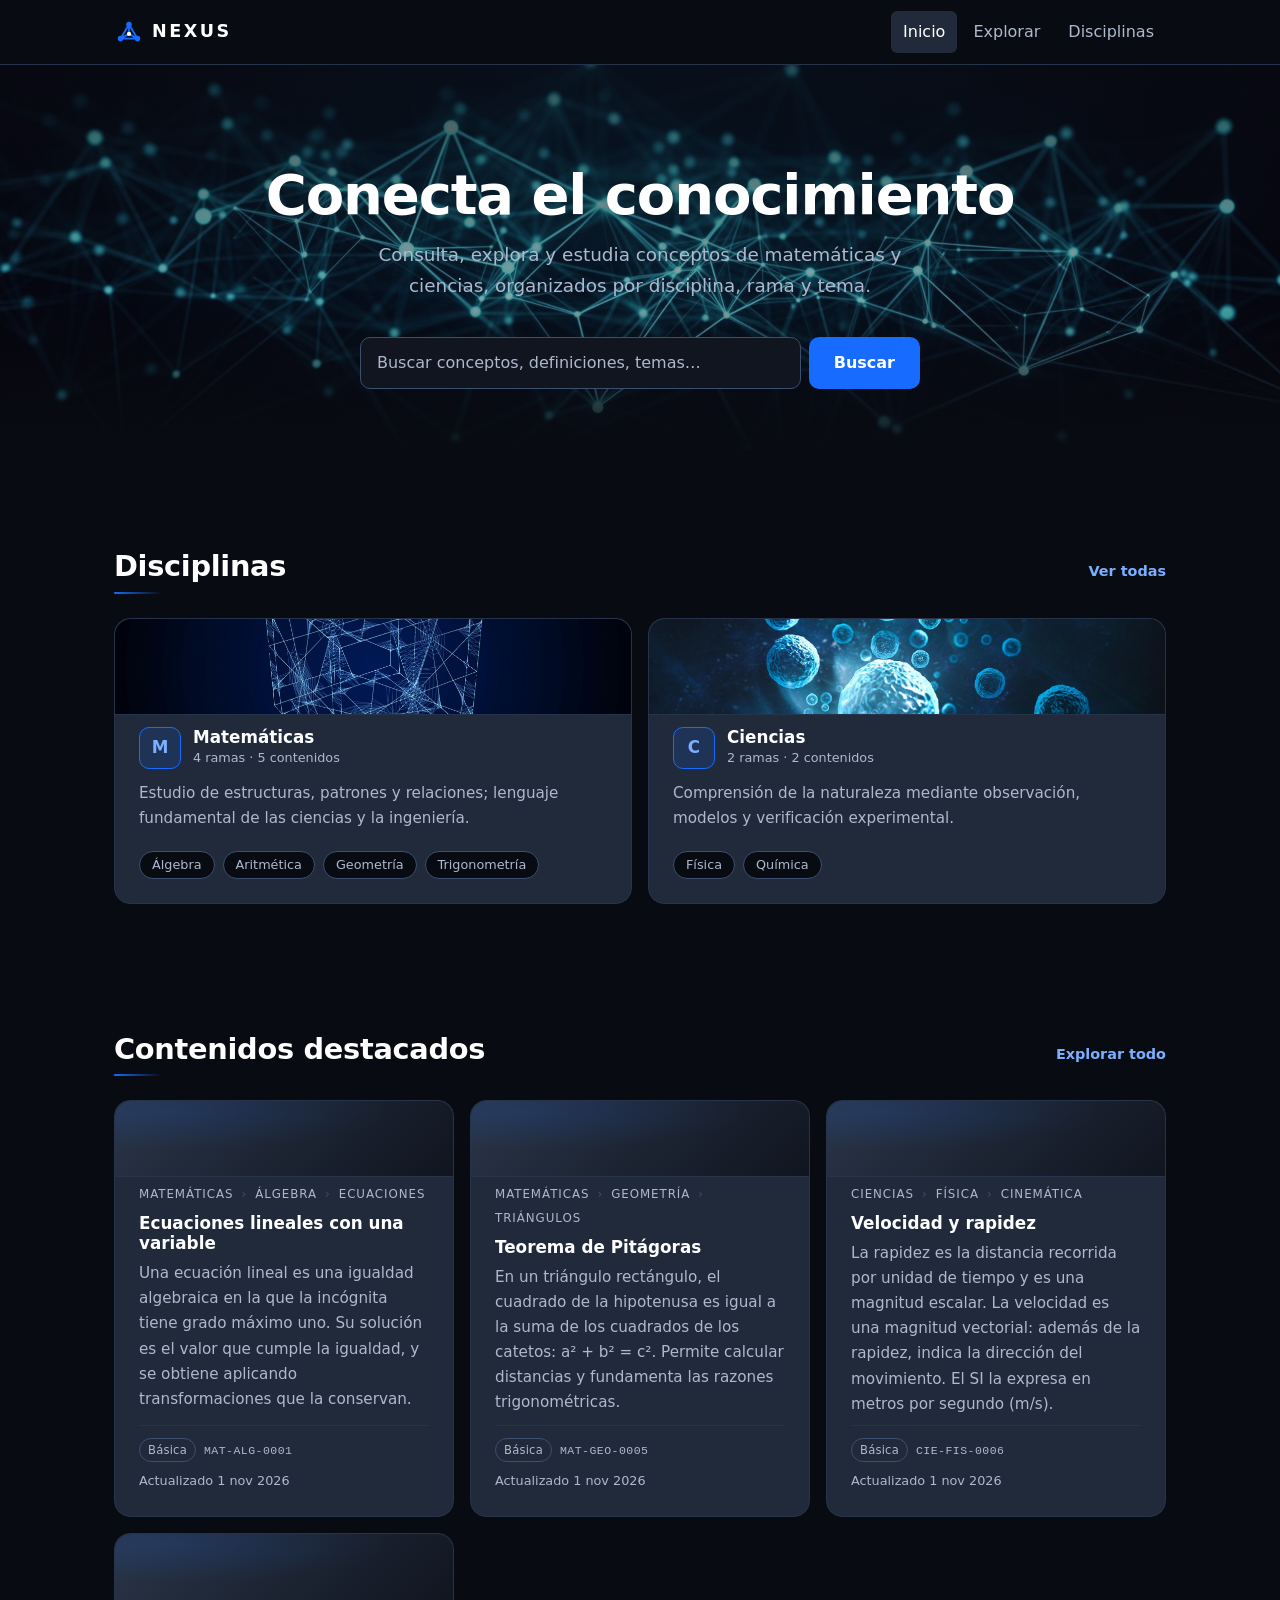
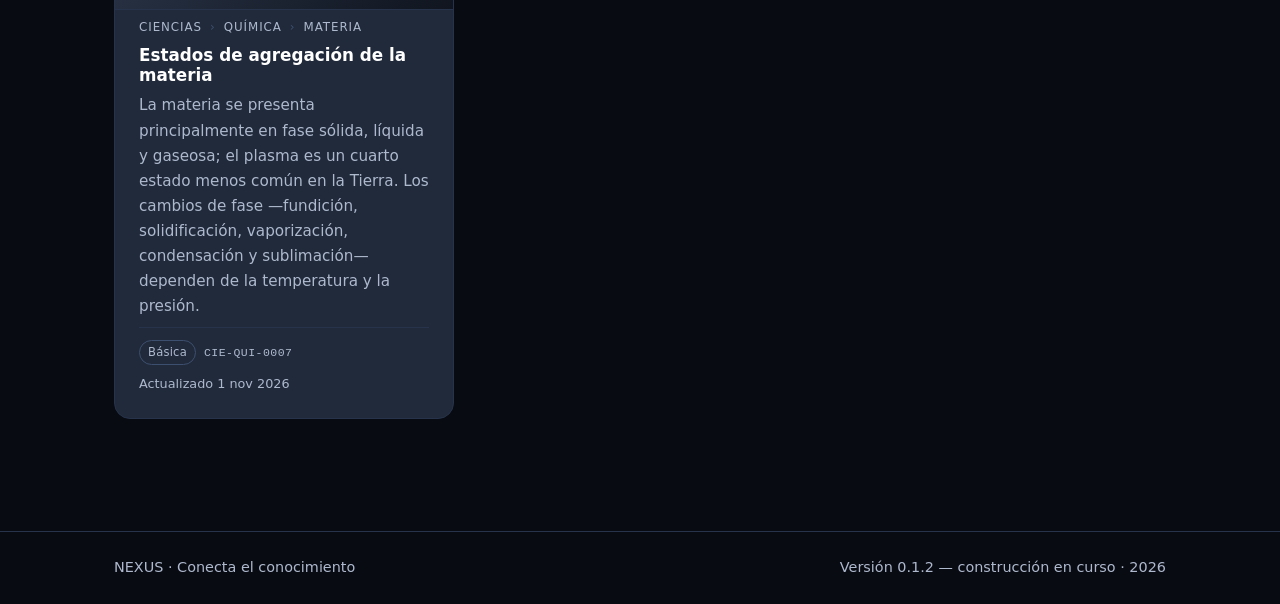
<file: index.html>
<!DOCTYPE html>
<html lang="es">
<head>
  <meta charset="UTF-8">
  <meta name="viewport" content="width=device-width, initial-scale=1">
  <title>NEXUS — Ecosistema de Conocimiento</title>
  <meta name="description" content="Plataforma para consultar, explorar y estudiar conocimiento de matemáticas y ciencias: conceptos, fundamentos y contenidos organizados.">
  <link rel="icon" type="image/svg+xml" href="assets/favicon.svg">
  <link rel="stylesheet" href="css/tokens.css?v=0.1.2">
  <link rel="stylesheet" href="css/base.css?v=0.1.2">
  <link rel="stylesheet" href="css/layout.css?v=0.1.2">
  <link rel="stylesheet" href="css/components.css?v=0.1.2">
</head>
<body data-page="inicio">
  <a class="salto" href="#contenido">Saltar al contenido</a>

  <header class="cabecera">
    <div class="cabecera-inner contenedor">
      <a class="marca" href="index.html">
        <svg class="logo-marca" viewBox="0 0 64 64" aria-hidden="true">
          <g stroke="#176BFF" stroke-width="4" stroke-linecap="round" fill="none">
            <path d="M32 16 L14 46 M32 16 L50 46 M14 46 L50 46 M32 36 L32 16 M32 36 L14 46 M32 36 L50 46"/>
          </g>
          <circle cx="32" cy="16" r="6" fill="#176BFF"/>
          <circle cx="14" cy="46" r="6" fill="#176BFF"/>
          <circle cx="50" cy="46" r="6" fill="#176BFF"/>
          <circle cx="32" cy="36" r="4.5" fill="#FFFFFF"/>
        </svg>
        <span>NEXUS</span>
      </a>
      <nav class="navegacion" id="menu-principal" aria-label="Navegación principal">
        <ul>
          <li><a href="index.html" aria-current="page">Inicio</a></li>
          <li><a href="pages/explorar.html">Explorar</a></li>
          <li><a href="pages/disciplinas.html">Disciplinas</a></li>
        </ul>
      </nav>
      <button class="boton-menu" id="boton-menu" type="button" aria-expanded="false" aria-controls="menu-principal" aria-label="Abrir menú" hidden>
        <svg viewBox="0 0 24 24" fill="none" stroke="currentColor" stroke-width="2" stroke-linecap="round" aria-hidden="true">
          <path d="M4 7h16M4 12h16M4 17h16"/>
        </svg>
      </button>
    </div>
  </header>

  <main id="contenido">
    <noscript>
      <div class="contenedor">
        <p class="sin-resultados">Esta versión de NEXUS necesita JavaScript para cargar su catálogo de contenidos.</p>
      </div>
    </noscript>

    <section class="hero">
      <div class="contenedor">
        <h1>Conecta el conocimiento</h1>
        <p class="hero-subtitulo">
          Consulta, explora y estudia conceptos de matemáticas y ciencias,
          organizados por disciplina, rama y tema.
        </p>
        <form class="buscador buscador--hero" role="search" aria-label="Buscar contenidos">
          <input
            type="search"
            name="q"
            placeholder="Buscar conceptos, definiciones, temas…"
            aria-label="Buscar contenidos"
            autocomplete="off"
          >
          <button class="boton boton--primario" type="submit">Buscar</button>
        </form>
      </div>
    </section>

    <section class="seccion" id="disciplinas" aria-labelledby="titulo-disciplinas">
      <div class="contenedor">
        <div class="seccion-cabecera">
          <h2 id="titulo-disciplinas">Disciplinas</h2>
          <a class="seccion-enlace" href="pages/disciplinas.html">Ver todas</a>
        </div>
        <div class="rejilla rejilla--disciplinas" id="rejilla-disciplinas"></div>
      </div>
    </section>

    <section class="seccion" id="destacados" aria-labelledby="titulo-destacados">
      <div class="contenedor">
        <div class="seccion-cabecera">
          <h2 id="titulo-destacados">Contenidos destacados</h2>
          <a class="seccion-enlace" href="pages/explorar.html">Explorar todo</a>
        </div>
        <div class="rejilla rejilla--contenido" id="rejilla-destacados"></div>
      </div>
    </section>
  </main>

  <footer class="pie">
    <div class="pie-inner contenedor">
      <span>NEXUS · Conecta el conocimiento</span>
      <span>Versión 0.1.2 — construcción en curso · 2026</span>
    </div>
  </footer>

  <script type="module" src="js/main.js?v=0.1.2"></script>
</body>
</html>
</file>
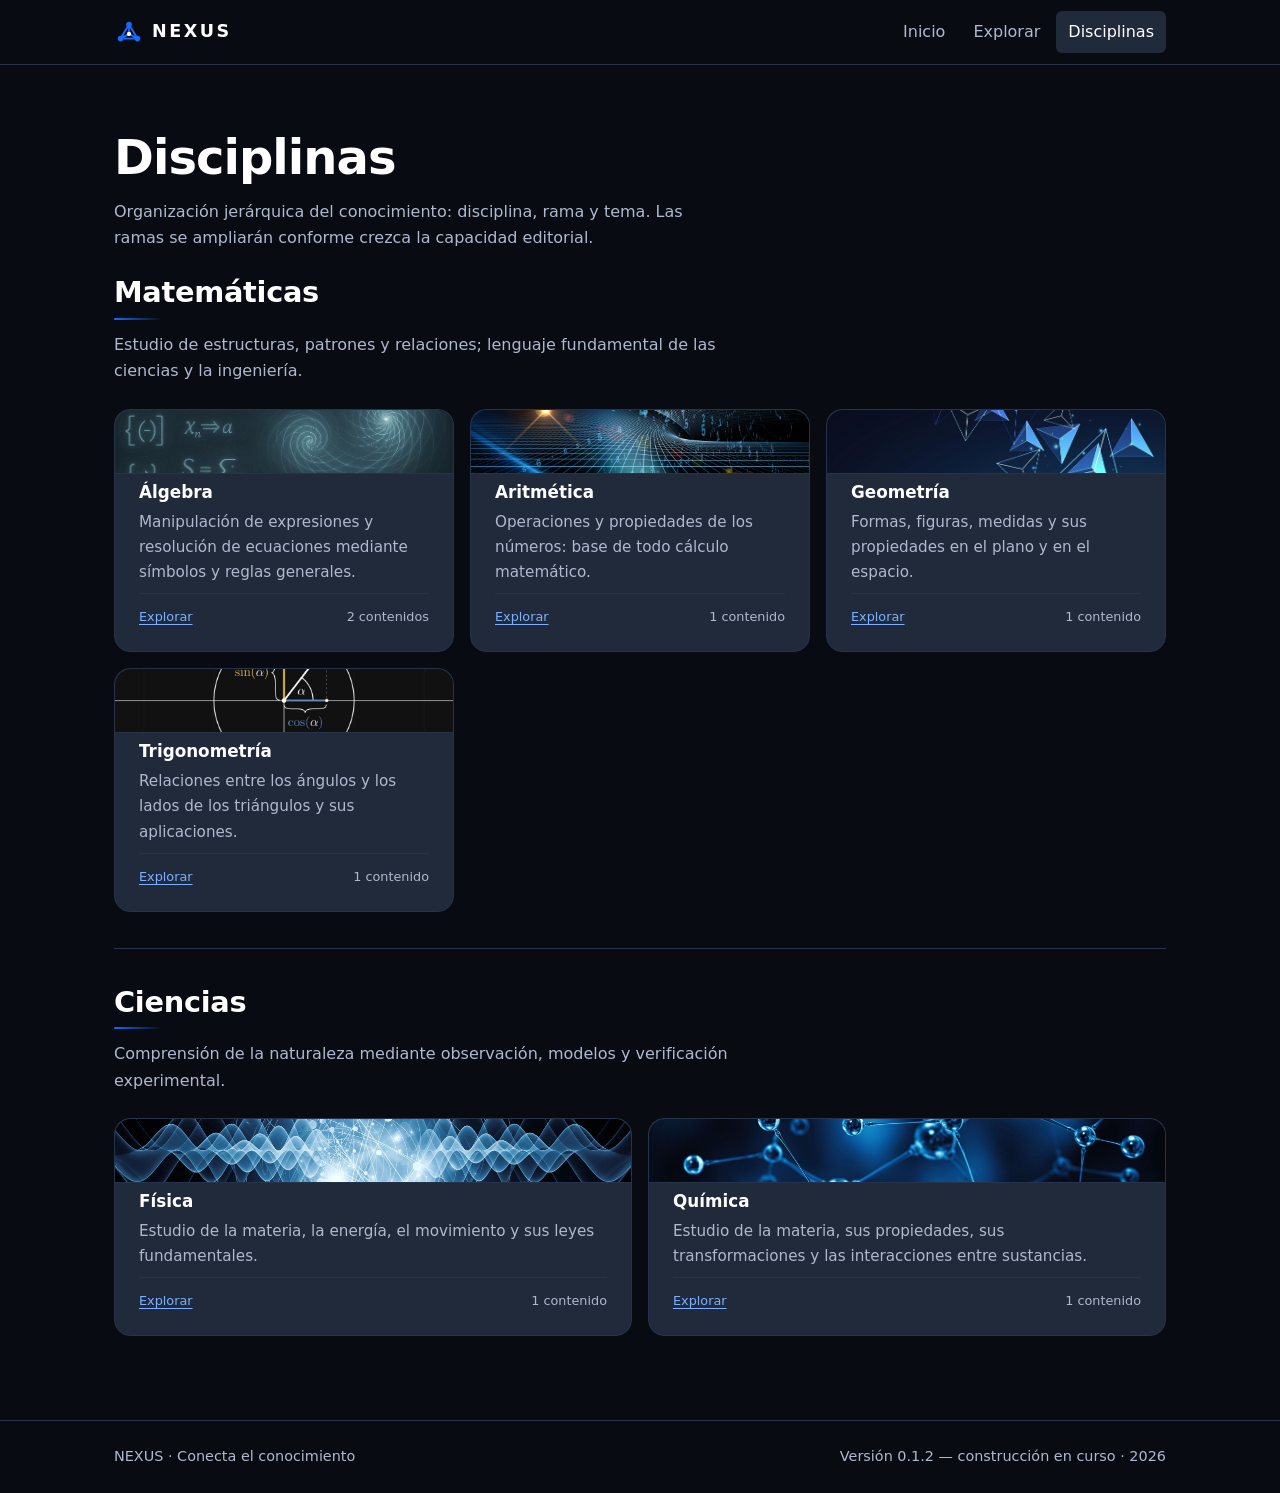
<file: pages/disciplinas.html>
<!DOCTYPE html>
<html lang="es">
<head>
  <meta charset="UTF-8">
  <meta name="viewport" content="width=device-width, initial-scale=1">
  <title>Disciplinas — NEXUS</title>
  <meta name="description" content="Disciplinas y ramas del ecosistema NEXUS: matemáticas y ciencias, organizadas por rama y tema.">
  <link rel="icon" type="image/svg+xml" href="../assets/favicon.svg">
  <link rel="stylesheet" href="../css/tokens.css?v=0.1.2">
  <link rel="stylesheet" href="../css/base.css?v=0.1.2">
  <link rel="stylesheet" href="../css/layout.css?v=0.1.2">
  <link rel="stylesheet" href="../css/components.css?v=0.1.2">
</head>
<body data-page="disciplinas">
  <a class="salto" href="#contenido">Saltar al contenido</a>

  <header class="cabecera">
    <div class="cabecera-inner contenedor">
      <a class="marca" href="../index.html">
        <svg class="logo-marca" viewBox="0 0 64 64" aria-hidden="true">
          <g stroke="#176BFF" stroke-width="4" stroke-linecap="round" fill="none">
            <path d="M32 16 L14 46 M32 16 L50 46 M14 46 L50 46 M32 36 L32 16 M32 36 L14 46 M32 36 L50 46"/>
          </g>
          <circle cx="32" cy="16" r="6" fill="#176BFF"/>
          <circle cx="14" cy="46" r="6" fill="#176BFF"/>
          <circle cx="50" cy="46" r="6" fill="#176BFF"/>
          <circle cx="32" cy="36" r="4.5" fill="#FFFFFF"/>
        </svg>
        <span>NEXUS</span>
      </a>
      <nav class="navegacion" id="menu-principal" aria-label="Navegación principal">
        <ul>
          <li><a href="../index.html">Inicio</a></li>
          <li><a href="explorar.html">Explorar</a></li>
          <li><a href="disciplinas.html" aria-current="page">Disciplinas</a></li>
        </ul>
      </nav>
      <button class="boton-menu" id="boton-menu" type="button" aria-expanded="false" aria-controls="menu-principal" aria-label="Abrir menú" hidden>
        <svg viewBox="0 0 24 24" fill="none" stroke="currentColor" stroke-width="2" stroke-linecap="round" aria-hidden="true">
          <path d="M4 7h16M4 12h16M4 17h16"/>
        </svg>
      </button>
    </div>
  </header>

  <main id="contenido">
    <noscript>
      <div class="contenedor">
        <p class="sin-resultados">Esta versión de NEXUS necesita JavaScript para cargar su catálogo de contenidos.</p>
      </div>
    </noscript>

    <div class="encabezado-pagina contenedor">
      <h1>Disciplinas</h1>
      <p>
        Organización jerárquica del conocimiento: disciplina, rama y tema.
        Las ramas se ampliarán conforme crezca la capacidad editorial.
      </p>
    </div>

    <div class="contenedor" id="lista-disciplinas"></div>
  </main>

  <footer class="pie">
    <div class="pie-inner contenedor">
      <span>NEXUS · Conecta el conocimiento</span>
      <span>Versión 0.1.2 — construcción en curso · 2026</span>
    </div>
  </footer>

  <script type="module" src="../js/main.js?v=0.1.2"></script>
</body>
</html>
</file>
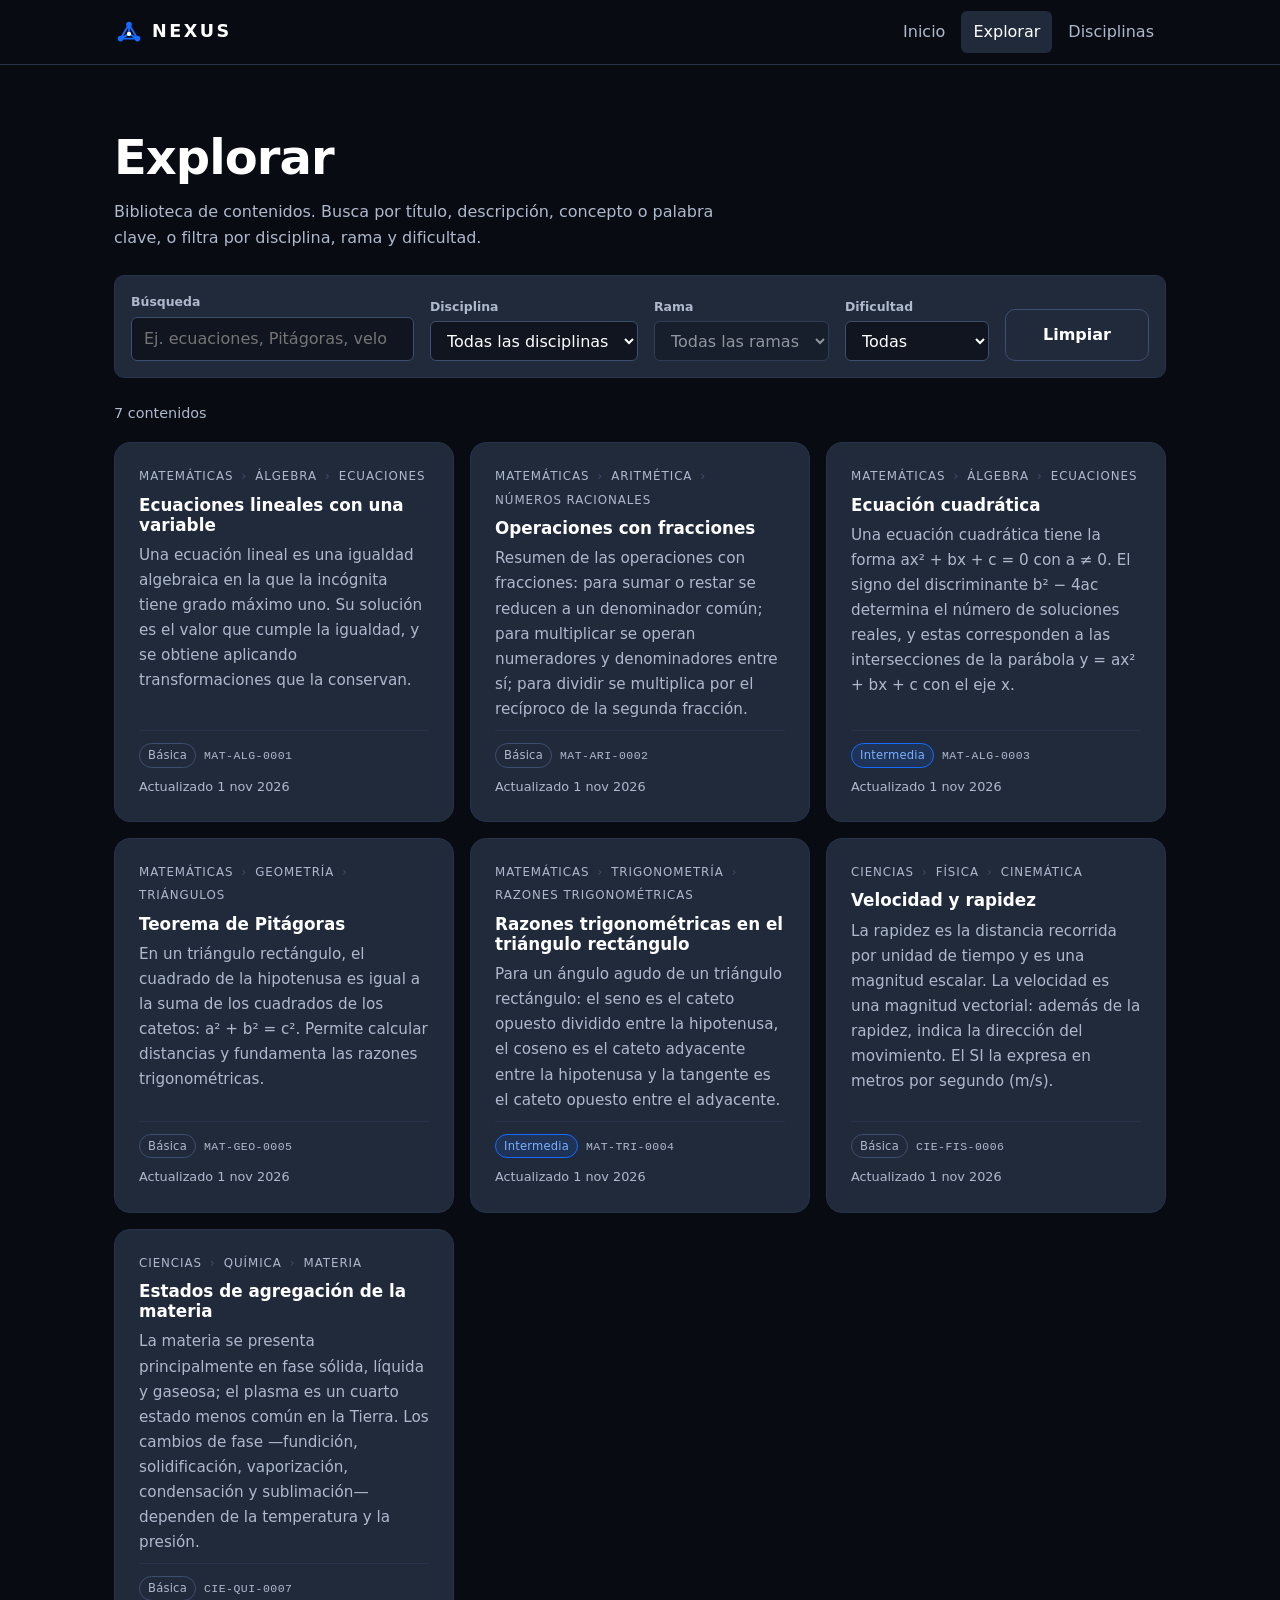
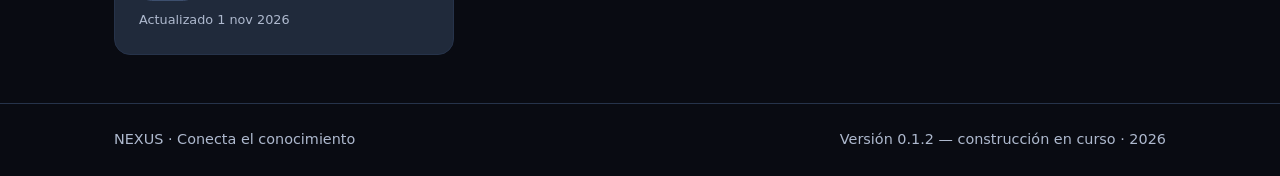
<file: pages/explorar.html>
<!DOCTYPE html>
<html lang="es">
<head>
  <meta charset="UTF-8">
  <meta name="viewport" content="width=device-width, initial-scale=1">
  <title>Explorar — NEXUS</title>
  <meta name="description" content="Biblioteca de contenidos de NEXUS: busca y filtra conceptos de matemáticas y ciencias por disciplina, rama y dificultad.">
  <link rel="icon" type="image/svg+xml" href="../assets/favicon.svg">
  <link rel="stylesheet" href="../css/tokens.css?v=0.1.2">
  <link rel="stylesheet" href="../css/base.css?v=0.1.2">
  <link rel="stylesheet" href="../css/layout.css?v=0.1.2">
  <link rel="stylesheet" href="../css/components.css?v=0.1.2">
</head>
<body data-page="explorar">
  <a class="salto" href="#contenido">Saltar al contenido</a>

  <header class="cabecera">
    <div class="cabecera-inner contenedor">
      <a class="marca" href="../index.html">
        <svg class="logo-marca" viewBox="0 0 64 64" aria-hidden="true">
          <g stroke="#176BFF" stroke-width="4" stroke-linecap="round" fill="none">
            <path d="M32 16 L14 46 M32 16 L50 46 M14 46 L50 46 M32 36 L32 16 M32 36 L14 46 M32 36 L50 46"/>
          </g>
          <circle cx="32" cy="16" r="6" fill="#176BFF"/>
          <circle cx="14" cy="46" r="6" fill="#176BFF"/>
          <circle cx="50" cy="46" r="6" fill="#176BFF"/>
          <circle cx="32" cy="36" r="4.5" fill="#FFFFFF"/>
        </svg>
        <span>NEXUS</span>
      </a>
      <nav class="navegacion" id="menu-principal" aria-label="Navegación principal">
        <ul>
          <li><a href="../index.html">Inicio</a></li>
          <li><a href="explorar.html" aria-current="page">Explorar</a></li>
          <li><a href="disciplinas.html">Disciplinas</a></li>
        </ul>
      </nav>
      <button class="boton-menu" id="boton-menu" type="button" aria-expanded="false" aria-controls="menu-principal" aria-label="Abrir menú" hidden>
        <svg viewBox="0 0 24 24" fill="none" stroke="currentColor" stroke-width="2" stroke-linecap="round" aria-hidden="true">
          <path d="M4 7h16M4 12h16M4 17h16"/>
        </svg>
      </button>
    </div>
  </header>

  <main id="contenido">
    <noscript>
      <div class="contenedor">
        <p class="sin-resultados">Esta versión de NEXUS necesita JavaScript para cargar su catálogo de contenidos.</p>
      </div>
    </noscript>

    <div class="encabezado-pagina contenedor">
      <h1>Explorar</h1>
      <p>
        Biblioteca de contenidos. Busca por título, descripción, concepto o
        palabra clave, o filtra por disciplina, rama y dificultad.
      </p>
    </div>

    <div class="contenedor">
      <form class="filtros" id="filtros" aria-label="Filtros de la biblioteca">
        <div class="campo campo--busqueda">
          <label for="busqueda">Búsqueda</label>
          <input type="search" id="busqueda" name="q" placeholder="Ej. ecuaciones, Pitágoras, velocidad…" autocomplete="off">
        </div>
        <div class="campo">
          <label for="filtro-disciplina">Disciplina</label>
          <select id="filtro-disciplina" name="disciplina"></select>
        </div>
        <div class="campo">
          <label for="filtro-rama">Rama</label>
          <select id="filtro-rama" name="rama" disabled></select>
        </div>
        <div class="campo">
          <label for="filtro-dificultad">Dificultad</label>
          <select id="filtro-dificultad" name="dificultad"></select>
        </div>
        <div class="campo campo--accion">
          <button class="boton boton--secundario" id="limpiar-filtros" type="button">Limpiar</button>
        </div>
      </form>

      <p class="resultado-meta" id="resultado-meta" aria-live="polite"></p>
      <div class="rejilla rejilla--contenido" id="resultados"></div>

      <div class="sin-resultados" id="estado-vacio" hidden>
        <h2>No hay contenidos que coincidan</h2>
        <p>Prueba con otra palabra o revisa los filtros activos. El catálogo crecerá con cada fase editorial.</p>
        <button class="boton boton--secundario" id="restablecer-estado" type="button">Restablecer filtros</button>
      </div>
    </div>
  </main>

  <footer class="pie">
    <div class="pie-inner contenedor">
      <span>NEXUS · Conecta el conocimiento</span>
      <span>Versión 0.1.2 — construcción en curso · 2026</span>
    </div>
  </footer>

  <script type="module" src="../js/main.js?v=0.1.2"></script>
</body>
</html>
</file>
<file: css/tokens.css>
/* ============================================================
   NEXUS · tokens.css
   Sistema de diseño: color, tipografía, espaciado, formas, movimiento.
   Paleta base del Documento Maestro (§11): #090B12, #176BFF, #FFFFFF, #202A3B.
   Nota: familia tipográfica definitiva pendiente (§30); pila del sistema
   como solución provisional.
   ============================================================ */

:root {
  color-scheme: dark;

  /* Color — tema oscuro por defecto */
  --fondo: #090B12;
  --fondo-elevado: #10151F;
  --superficie: #202A3B;
  --superficie-2: #2A3548;
  --borde: #26334A;
  --borde-fuerte: #3D4F6E;
  --texto: #FFFFFF;
  --texto-2: #AEB9CE;
  --acento: #176BFF;
  --acento-fuerte: #3F8CFF;
  --acento-texto: #7AB0FF;
  --acento-suave: rgba(23, 107, 255, 0.14);
  --blanco-fijo: #FFFFFF;
  --sombra: 0 10px 30px rgba(0, 0, 0, 0.35);

  /* Tipografía (provisional) */
  --fuente-base: system-ui, -apple-system, "Segoe UI", Roboto, "Helvetica Neue", Arial, sans-serif;

  /* Espaciado */
  --esp-1: 0.25rem;
  --esp-2: 0.5rem;
  --esp-3: 0.75rem;
  --esp-4: 1rem;
  --esp-5: 1.5rem;
  --esp-6: 2.25rem;
  --esp-7: 3rem;
  --esp-8: 4.5rem;

  /* Formas */
  --radio-s: 6px;
  --radio-m: 10px;
  --radio-l: 16px;

  /* Movimiento */
  --duracion: 0.18s;

  /* ==========================================================
     ESPACIOS PARA IMÁGENES
     Estado (2026-11-01): portada y las 8 disciplinas/ramas están
     ACTIVAS con archivos .jpg incorporados por el propietario.
     Lo pendiente (miniaturas de contenidos) sigue en `none` y sus
     componentes pintan el gradiente de identidad (sin 404).
     Las rutas url(...) van RELATIVAS A ESTE ARCHIVO (`../assets/…`)
     y llevan `?v=` (misma convención de caché que el resto).
     ========================================================== */
  --hero-background: url("../assets/images/portada/portada.jpg?v=0.1.2");
  --mathematics-image: url("../assets/images/disciplinas/matematicas.jpg?v=0.1.2");
  --sciences-image: url("../assets/images/disciplinas/ciencias.jpg?v=0.1.2");
  --algebra-image: url("../assets/images/disciplinas/algebra.jpg?v=0.1.2");
  --arithmetic-image: url("../assets/images/disciplinas/aritmetica.jpg?v=0.1.2");
  --geometry-image: url("../assets/images/disciplinas/geometria.jpg?v=0.1.2");
  --trigonometry-image: url("../assets/images/disciplinas/trigonometria.jpg?v=0.1.2");
  --physics-image: url("../assets/images/disciplinas/fisica.jpg?v=0.1.2");
  --chemistry-image: url("../assets/images/disciplinas/quimica.jpg?v=0.1.2");

  /* Marco compartido por los espacios de imagen: resplandor
     eléctrico suave sobre gradiente de superficies de identidad. */
  --gradiente-marco:
    radial-gradient(120% 90% at 15% 15%, var(--acento-suave), transparent 55%),
    linear-gradient(135deg, var(--superficie-2) 0%, var(--fondo-elevado) 100%);
}
</file>
<file: css/base.css>
/* ============================================================
   NEXUS · base.css
   Reset y estilos base: tipografía, enlaces, foco, salto de contenido.
   ============================================================ */

*,
*::before,
*::after { box-sizing: border-box; }

html {
  scroll-behavior: smooth;
  -webkit-text-size-adjust: 100%;
}

body {
  margin: 0;
  font-family: var(--fuente-base);
  font-size: 1rem;
  line-height: 1.65;
  background: var(--fondo);
  color: var(--texto);
  min-height: 100dvh;
  display: flex;
  flex-direction: column;
}

main { flex: 1; }

h1, h2, h3 {
  line-height: 1.2;
  margin: 0 0 var(--esp-3);
  font-weight: 600;
}
h1 { font-size: clamp(2rem, 5.5vw, 3rem); letter-spacing: -0.02em; }
h2 { font-size: clamp(1.4rem, 3vw, 1.8rem); letter-spacing: -0.01em; }
h3 { font-size: 1.08rem; margin-bottom: var(--esp-2); }

p { margin: 0 0 var(--esp-4); }
p:last-child { margin-bottom: 0; }

a {
  color: var(--acento-texto);
  text-underline-offset: 3px;
}
a:hover { color: var(--acento-fuerte); }

button, input, select { font: inherit; color: inherit; }

:focus-visible {
  outline: 2px solid var(--acento);
  outline-offset: 2px;
  border-radius: 2px;
}

/* Enlace de salto al contenido (accesibilidad por teclado) */
.salto {
  position: absolute;
  left: -9999px;
  top: 0;
  z-index: 1000;
  background: var(--acento);
  color: var(--blanco-fijo);
  padding: var(--esp-3) var(--esp-4);
  border-radius: 0 0 var(--radio-s) var(--radio-s);
  text-decoration: none;
  font-weight: 600;
}
.salto:focus { left: 0; }

/* Movimiento reducido */
@media (prefers-reduced-motion: reduce) {
  html { scroll-behavior: auto; }
  *,
  *::before,
  *::after {
    animation-duration: 0.01ms !important;
    animation-delay: 0s !important;
    animation-iteration-count: 1 !important;
    transition-duration: 0.01ms !important;
  }
}
</file>
<file: css/layout.css>
/* ============================================================
   NEXUS · layout.css
   Estructura general: cabecera, navegación, contenedor, secciones, pie.
   ============================================================ */

.contenedor {
  width: 100%;
  max-width: 1100px;
  margin-inline: auto;
  padding-inline: clamp(1rem, 4vw, 1.5rem);
}

/* --- Cabecera --- */
.cabecera {
  position: sticky;
  top: 0;
  z-index: 50;
  background: var(--fondo);
  border-bottom: 1px solid var(--borde);
}
.cabecera-inner {
  display: flex;
  align-items: center;
  gap: var(--esp-4);
  min-height: 64px;
  flex-wrap: wrap;
}

.marca {
  display: inline-flex;
  align-items: center;
  gap: var(--esp-2);
  text-decoration: none;
  color: var(--texto);
  font-weight: 700;
  font-size: 1.1rem;
  letter-spacing: 0.14em;
}
.logo-marca { width: 30px; height: 30px; flex: none; }

.navegacion { margin-left: auto; }
.navegacion ul {
  list-style: none;
  display: flex;
  flex-wrap: wrap;
  gap: var(--esp-1);
  margin: 0;
  padding: 0;
}
.navegacion a {
  display: block;
  padding: var(--esp-2) var(--esp-3);
  border-radius: var(--radio-s);
  text-decoration: none;
  color: var(--texto-2);
  font-weight: 500;
  transition: color var(--duracion), background var(--duracion);
}
.navegacion a:hover,
.navegacion a[aria-current="page"] {
  color: var(--texto);
  background: var(--superficie);
}

/* --- Hero (página de inicio) ---
   Espacio de imagen de portada preparado: si el propietario define
   --hero-background (tokens.css), se pinta en ::before a pantalla
   completa; si no, solo queda el resplandor suave. ::after añade el
   velo de legibilidad que funde con el fondo de la página. */
.hero {
  position: relative;
  isolation: isolate;
  overflow: hidden;
  padding-block: clamp(3.5rem, 9vw, 6rem);
  text-align: center;
}
.hero::before {
  content: '';
  position: absolute;
  inset: 0;
  z-index: -1;
  background:
    var(--hero-background, none) center / cover no-repeat,
    radial-gradient(60% 80% at 50% 0%, var(--acento-suave), transparent 70%);
}
.hero::after {
  content: '';
  position: absolute;
  inset: 0;
  z-index: -1;
  background: linear-gradient(
    180deg,
    rgba(9, 11, 18, 0.72),
    rgba(9, 11, 18, 0.35) 55%,
    var(--fondo) 92%
  );
}
.hero h1 {
  font-size: clamp(2.2rem, 6vw, 3.5rem);
  margin-bottom: var(--esp-3);
}
.hero-subtitulo {
  max-width: 46ch;
  margin-inline: auto;
  color: var(--texto-2);
  font-size: clamp(1rem, 2.2vw, 1.15rem);
}

/* Entrada del hero (solo si se permiten animaciones). */
@media (prefers-reduced-motion: no-preference) {
  .hero > .contenedor {
    animation: aparecer-entrada 0.5s ease-out both;
  }
}

/* --- Encabezado de páginas interiores --- */
.encabezado-pagina {
  padding-block: clamp(2.5rem, 7vw, 4rem) var(--esp-5);
}
.encabezado-pagina p {
  color: var(--texto-2);
  max-width: 60ch;
  margin-bottom: 0;
}

/* --- Secciones --- */
.seccion {
  padding-block: clamp(2.5rem, 6vw, 4rem);
  scroll-margin-top: 5rem;
}
.seccion-cabecera {
  display: flex;
  align-items: baseline;
  justify-content: space-between;
  gap: var(--esp-4);
  margin-bottom: var(--esp-5);
  flex-wrap: wrap;
}
.seccion-cabecera h2 { margin-bottom: 0; }
/* Filete de acento bajo los títulos de sección y disciplina. */
.seccion-cabecera h2::after,
.disciplina-bloque h2::after {
  content: '';
  display: block;
  width: 48px;
  height: 2px;
  margin-top: var(--esp-2);
  border-radius: 999px;
  background: linear-gradient(90deg, var(--acento), transparent);
}
.seccion-enlace {
  font-size: 0.9rem;
  font-weight: 600;
  text-decoration: none;
}
.seccion-enlace:hover { text-decoration: underline; }

/* --- Rejillas --- */
.rejilla { display: grid; gap: var(--esp-4); }
.rejilla--disciplinas {
  grid-template-columns: repeat(auto-fit, minmax(min(100%, 300px), 1fr));
}
.rejilla--contenido {
  grid-template-columns: repeat(auto-fit, minmax(min(100%, 260px), 1fr));
}
.rejilla--ramas {
  grid-template-columns: repeat(auto-fit, minmax(min(100%, 260px), 1fr));
}

/* --- Pie de página --- */
.pie {
  border-top: 1px solid var(--borde);
  margin-top: var(--esp-7);
  padding-block: var(--esp-5);
  color: var(--texto-2);
  font-size: 0.9rem;
}
.pie-inner {
  display: flex;
  flex-wrap: wrap;
  gap: var(--esp-2) var(--esp-5);
  align-items: center;
  justify-content: space-between;
}
.pie .marca { font-size: 0.95rem; }
.pie .logo-marca { width: 22px; height: 22px; }

/* ============================================================
   Adaptación responsive (v0.1.0)
   Referencias: 320 / 360 / 390 / 430 / 768 / 1024 / 1366 / 1920 px.
   Escritorio (≥ 769 px) conserva el diseño horizontal original:
   logotipo a la izquierda y navegación en fila.
   Móvil (≤ 768 px): fila única (logotipo + hamburguesa); navegación
   en menú desplegable, solo con JavaScript disponible (mejora
   progresiva; sin JS todo queda visible y fluido).
   ============================================================ */

/* --- Botón de menú (oculto en escritorio y sin JS) --- */
.boton-menu {
  display: none;
  width: 44px;
  height: 44px;
  flex: none;
  align-items: center;
  justify-content: center;
  border: 1px solid var(--borde);
  border-radius: var(--radio-s);
  background: transparent;
  color: var(--texto-2);
  cursor: pointer;
}
.boton-menu svg { width: 20px; height: 20px; }
.boton-menu:hover {
  color: var(--texto);
  border-color: var(--borde-fuerte);
  background: var(--superficie);
}

/* --- Móvil / tableta (≤ 768 px): fila única + menú desplegable --- */
@media (max-width: 768px) {
  /* Fila principal: logotipo a la izquierda, hamburguesa a la derecha. */
  .cabecera-inner { min-height: 56px; gap: var(--esp-2); }
  .marca { font-size: 1rem; }
  .logo-marca { width: 26px; height: 26px; }

  /* La barra nunca se apila: una sola fila con o sin JavaScript. */
  .cabecera-inner { flex-wrap: nowrap; }

  /* Sin JS (o módulos bloqueados): cabecera utilizable — los enlaces
     se conservan en una franja deslizable junto al logotipo. */
  .navegacion { min-width: 0; }
  .navegacion ul {
    flex-wrap: nowrap;
    overflow-x: auto;
    scrollbar-width: none;
  }
  .navegacion ul::-webkit-scrollbar { display: none; }
  .navegacion a { white-space: nowrap; }

  .nav-con-js .boton-menu { display: inline-flex; margin-left: auto; }

  /* La navegación sale de la barra y vive en el panel desplegable. */
  .nav-con-js .navegacion { display: none; }
  .nav-con-js .navegacion--abierta {
    display: block;
    position: absolute;
    top: 100%;
    left: 0;
    right: 0;
    background: var(--fondo);
    border-bottom: 1px solid var(--borde);
    box-shadow: var(--sombra);
    padding: var(--esp-2) clamp(1rem, 4vw, 1.5rem) var(--esp-4);
  }
  .nav-con-js .navegacion ul { flex-direction: column; gap: var(--esp-1); }
  .nav-con-js .navegacion a {
    display: block;
    padding: var(--esp-3);
    min-height: 44px;
  }
  .nav-con-js .navegacion a[aria-current="page"] {
    color: var(--texto);
    background: var(--superficie);
  }

  /* Despliegue discreto (base.css anula animaciones con reduce motion). */
  .nav-con-js .navegacion--abierta {
    animation: despliegue-menu 0.14s ease-out;
  }

  /* Contenido y formularios: la adaptación móvil de componentes
     (padding de tarjeta, espacios de imagen, filtros) vive al final
     de components.css — se carga después y gana los empates. */
}

/* Transición del panel, solo si se permiten animaciones. */
@media (prefers-reduced-motion: no-preference) {
  @keyframes despliegue-menu {
    from { opacity: 0; transform: translateY(-6px); }
    to { opacity: 1; transform: none; }
  }
}
</file>
<file: css/components.css>
/* ============================================================
   NEXUS · components.css
   Componentes: buscador, botones, tarjetas, etiquetas, filtros, vacíos.
   ============================================================ */

/* --- Buscador --- */
.buscador { display: flex; gap: var(--esp-2); }
.buscador input {
  flex: 1;
  min-width: 0;
  padding: var(--esp-3) var(--esp-4);
  background: var(--fondo-elevado);
  border: 1px solid var(--borde-fuerte);
  border-radius: var(--radio-m);
  font-size: 1rem; /* evita zoom automático en iOS */
  color: var(--texto);
  transition: border-color var(--duracion), box-shadow var(--duracion);
}
.buscador input::placeholder { color: var(--texto-2); }
.buscador--hero {
  max-width: 560px;
  margin-inline: auto;
  margin-top: var(--esp-6);
}

/* --- Botones --- */
.boton {
  display: inline-flex;
  align-items: center;
  justify-content: center;
  gap: var(--esp-2);
  padding: var(--esp-3) var(--esp-5);
  border-radius: var(--radio-m);
  border: 1px solid transparent;
  cursor: pointer;
  font-weight: 600;
  text-decoration: none;
  transition: background var(--duracion), border-color var(--duracion),
    transform var(--duracion), box-shadow var(--duracion), opacity var(--duracion);
}
.boton--primario {
  background: var(--acento);
  color: var(--blanco-fijo);
}
.boton--primario:hover {
  background: var(--acento-fuerte);
  box-shadow: 0 0 18px rgba(23, 107, 255, 0.25);
}
.boton--secundario {
  background: transparent;
  color: var(--texto);
  border-color: var(--borde-fuerte);
}
.boton--secundario:hover {
  border-color: var(--acento);
  color: var(--acento-texto);
}
.boton--texto {
  background: none;
  border: none;
  color: var(--acento-texto);
  cursor: pointer;
  padding: var(--esp-2) 0;
  font-weight: 600;
}
.boton--texto:hover { text-decoration: underline; }
.boton:active { transform: translateY(1px); }
.boton:disabled,
.boton--texto:disabled {
  opacity: 0.5;
  cursor: not-allowed;
}
.boton:disabled { box-shadow: none; } /* esta regla queda tras .boton--primario:hover para ganar en empate */
.boton:disabled:active { transform: none; }

/* --- Tarjetas --- */
.tarjeta {
  display: flex;
  flex-direction: column;
  gap: var(--esp-2);
  padding: var(--esp-5);
  background: var(--superficie);
  border: 1px solid var(--borde);
  border-radius: var(--radio-l);
  transition: border-color var(--duracion), background var(--duracion), box-shadow var(--duracion);
}
.tarjeta:hover {
  border-color: var(--acento);
  background: var(--superficie-2);
  box-shadow: var(--sombra);
}

.tarjeta-migas {
  display: flex;
  flex-wrap: wrap;
  gap: var(--esp-1) var(--esp-2);
  font-size: 0.74rem;
  letter-spacing: 0.08em;
  text-transform: uppercase;
  color: var(--texto-2);
}
.migas-sep { color: var(--borde-fuerte); }

.tarjeta-titulo { margin: 0; font-size: 1.05rem; }
.tarjeta-titulo a { color: var(--texto); text-decoration: none; }
.tarjeta-titulo a:hover { color: var(--acento-texto); }

.tarjeta-descripcion {
  color: var(--texto-2);
  font-size: 0.95rem;
  margin: 0;
}

.tarjeta-pie {
  margin-top: auto;
  padding-top: var(--esp-3);
  border-top: 1px solid var(--borde);
  display: flex;
  flex-wrap: wrap;
  align-items: center;
  justify-content: space-between;
  gap: var(--esp-2);
  font-size: 0.8rem;
  color: var(--texto-2);
}
.tarjeta-meta-grupo {
  display: flex;
  flex-wrap: wrap;
  align-items: center;
  gap: var(--esp-2);
}
.tarjeta-codigo {
  font-family: ui-monospace, "Cascadia Code", Consolas, monospace;
  font-size: 0.72rem;
  letter-spacing: 0.04em;
}
.tarjeta-metadatos {
  margin: 0;
  color: var(--texto-2);
  font-size: 0.8rem;
}

/* --- Espacios de imagen (preparados para el propietario) ---
   Sangran hasta los bordes de la tarjeta sobre el padding. Si no
   hay imagen, pintan --gradiente-marco (identidad); nunca quedan
   huecos vacíos ni iconos de imagen faltante. En móvil sus alturas
   y sangrado se recalculan en layout.css junto al padding móvil. */
.tarjeta-arte {
  height: 96px;
  margin: calc(-1 * var(--esp-5)) calc(-1 * var(--esp-5)) 0;
  border-bottom: 1px solid var(--borde);
  border-radius: var(--radio-l) var(--radio-l) 0 0;
  background:
    var(--imagen-slot, none) center / cover no-repeat,
    var(--gradiente-marco);
}
.tarjeta-arte--mini { height: 64px; }

.tarjeta-miniatura {
  height: 76px;
  margin: calc(-1 * var(--esp-5)) calc(-1 * var(--esp-5)) 0;
  border-bottom: 1px solid var(--borde);
  border-radius: var(--radio-l) var(--radio-l) 0 0;
  background:
    var(--imagen-tarjeta, none) center / cover no-repeat,
    var(--gradiente-marco);
}

/* --- Animación de entrada (solo destacados del inicio) ---
   Los resultados de Explorar no se animan: se re-renderizan con
   cada tecla y parpadearían. base.css anula la animación y su
   demora con `prefers-reduced-motion: reduce`. */
@keyframes aparecer-entrada {
  from { opacity: 0; transform: translateY(10px); }
  to { opacity: 1; transform: none; }
}
.tarjeta--anima {
  animation: aparecer-entrada 0.45s ease-out both;
  animation-delay: var(--demora-entrada, 0ms);
}

/* --- Etiquetas --- */
.etiqueta {
  display: inline-flex;
  align-items: center;
  padding: 0.12rem var(--esp-2);
  border-radius: 999px;
  border: 1px solid var(--borde-fuerte);
  color: var(--texto-2);
  font-size: 0.72rem;
  letter-spacing: 0.02em;
  white-space: nowrap;
}
.etiqueta--intermedia {
  border-color: var(--acento);
  color: var(--acento-texto);
  background: var(--acento-suave);
}

/* --- Chips de ramas --- */
.ramas-mini {
  list-style: none;
  margin: var(--esp-2) 0 0;
  padding: 0;
  display: flex;
  flex-wrap: wrap;
  gap: var(--esp-2);
}
.ramas-mini a {
  display: inline-block;
  padding: 0.15rem var(--esp-3);
  border-radius: 999px;
  border: 1px solid var(--borde-fuerte);
  color: var(--texto-2);
  background: var(--fondo);
  text-decoration: none;
  font-size: 0.8rem;
  transition: transform var(--duracion), border-color var(--duracion), color var(--duracion);
}
.ramas-mini a:hover {
  transform: translateY(-1px);
  border-color: var(--acento);
  color: var(--acento-texto);
}

/* --- Tarjeta de disciplina --- */
.tarjeta-disciplina { gap: var(--esp-3); }
.tarjeta-cabecera {
  display: flex;
  align-items: center;
  gap: var(--esp-3);
}
.inicial {
  width: 42px;
  height: 42px;
  flex: none;
  display: inline-flex;
  align-items: center;
  justify-content: center;
  border-radius: var(--radio-m);
  background: var(--acento-suave);
  border: 1px solid var(--acento);
  color: var(--acento-texto);
  font-weight: 700;
  font-size: 1.05rem;
}

/* --- Filtros (página Explorar) --- */
.filtros {
  display: flex;
  flex-wrap: wrap;
  align-items: flex-end;
  gap: var(--esp-3) var(--esp-4);
  padding: var(--esp-4);
  background: var(--superficie);
  border: 1px solid var(--borde);
  border-radius: var(--radio-m);
  margin-bottom: var(--esp-5);
}
.campo {
  display: flex;
  flex-direction: column;
  gap: var(--esp-1);
  min-width: 9rem;
}
.campo label {
  font-size: 0.78rem;
  color: var(--texto-2);
  font-weight: 600;
}
.campo--busqueda {
  flex: 1 1 240px;
  min-width: 200px;
}
.campo select,
.campo input {
  min-height: 40px;
  padding: var(--esp-2) var(--esp-3);
  background: var(--fondo-elevado);
  border: 1px solid var(--borde-fuerte);
  border-radius: var(--radio-s);
  color: var(--texto);
  transition: border-color var(--duracion), box-shadow var(--duracion);
}
.campo input:disabled,
.campo select:disabled { opacity: 0.5; cursor: not-allowed; }

/* Foco de formularios: anillo discreto de acento (visible por teclado). */
.buscador input:focus-visible,
.campo input:focus-visible,
.campo select:focus-visible {
  outline: none;
  border-color: var(--acento);
  box-shadow: 0 0 0 3px rgba(23, 107, 255, 0.35);
}

/* --- Resultados --- */
.resultado-meta {
  color: var(--texto-2);
  font-size: 0.9rem;
  margin: 0 0 var(--esp-4);
}

.sin-resultados {
  padding: clamp(2rem, 6vw, 3.5rem) var(--esp-4);
  border: 1px dashed var(--borde-fuerte);
  border-radius: var(--radio-l);
  text-align: center;
  color: var(--texto-2);
}
.sin-resultados p {
  max-width: 52ch;
  margin-inline: auto;
}
.sin-resultados .boton { margin-top: var(--esp-4); }

/* --- Bloques de disciplina (página Disciplinas) --- */
.disciplina-bloque {
  padding-block: var(--esp-6);
  border-top: 1px solid var(--borde);
  scroll-margin-top: 5rem;
}
.disciplina-bloque:first-of-type { border-top: none; padding-top: 0; }
.disciplina-intro {
  color: var(--texto-2);
  max-width: 62ch;
  margin-bottom: var(--esp-5);
}

/* ============================================================
   Adaptación móvil de componentes (≤ 768 px)
   Vive tras las reglas base a propósito: layout.css se carga antes
   y, en empate de especificidad, el orden del documento decide.
   Referencias: 320 / 360 / 390 / 430 px.
   ============================================================ */
@media (max-width: 768px) {
  .tarjeta { padding: var(--esp-4); }
  .inicial { width: 36px; height: 36px; font-size: 0.95rem; }

  /* El sangrado de los espacios de imagen sigue al padding móvil y
     sus alturas se reducen para no devorar la tarjeta. */
  .tarjeta-arte,
  .tarjeta-miniatura {
    margin: calc(-1 * var(--esp-4)) calc(-1 * var(--esp-4)) 0;
  }
  .tarjeta-arte { height: 72px; }
  .tarjeta-arte--mini,
  .tarjeta-miniatura { height: 60px; }

  /* Filtros apilados a ancho completo, cómodos al tacto. */
  .filtros { align-items: stretch; }
  .campo { width: 100%; }
  .filtros .boton { width: 100%; }
}
</file>
